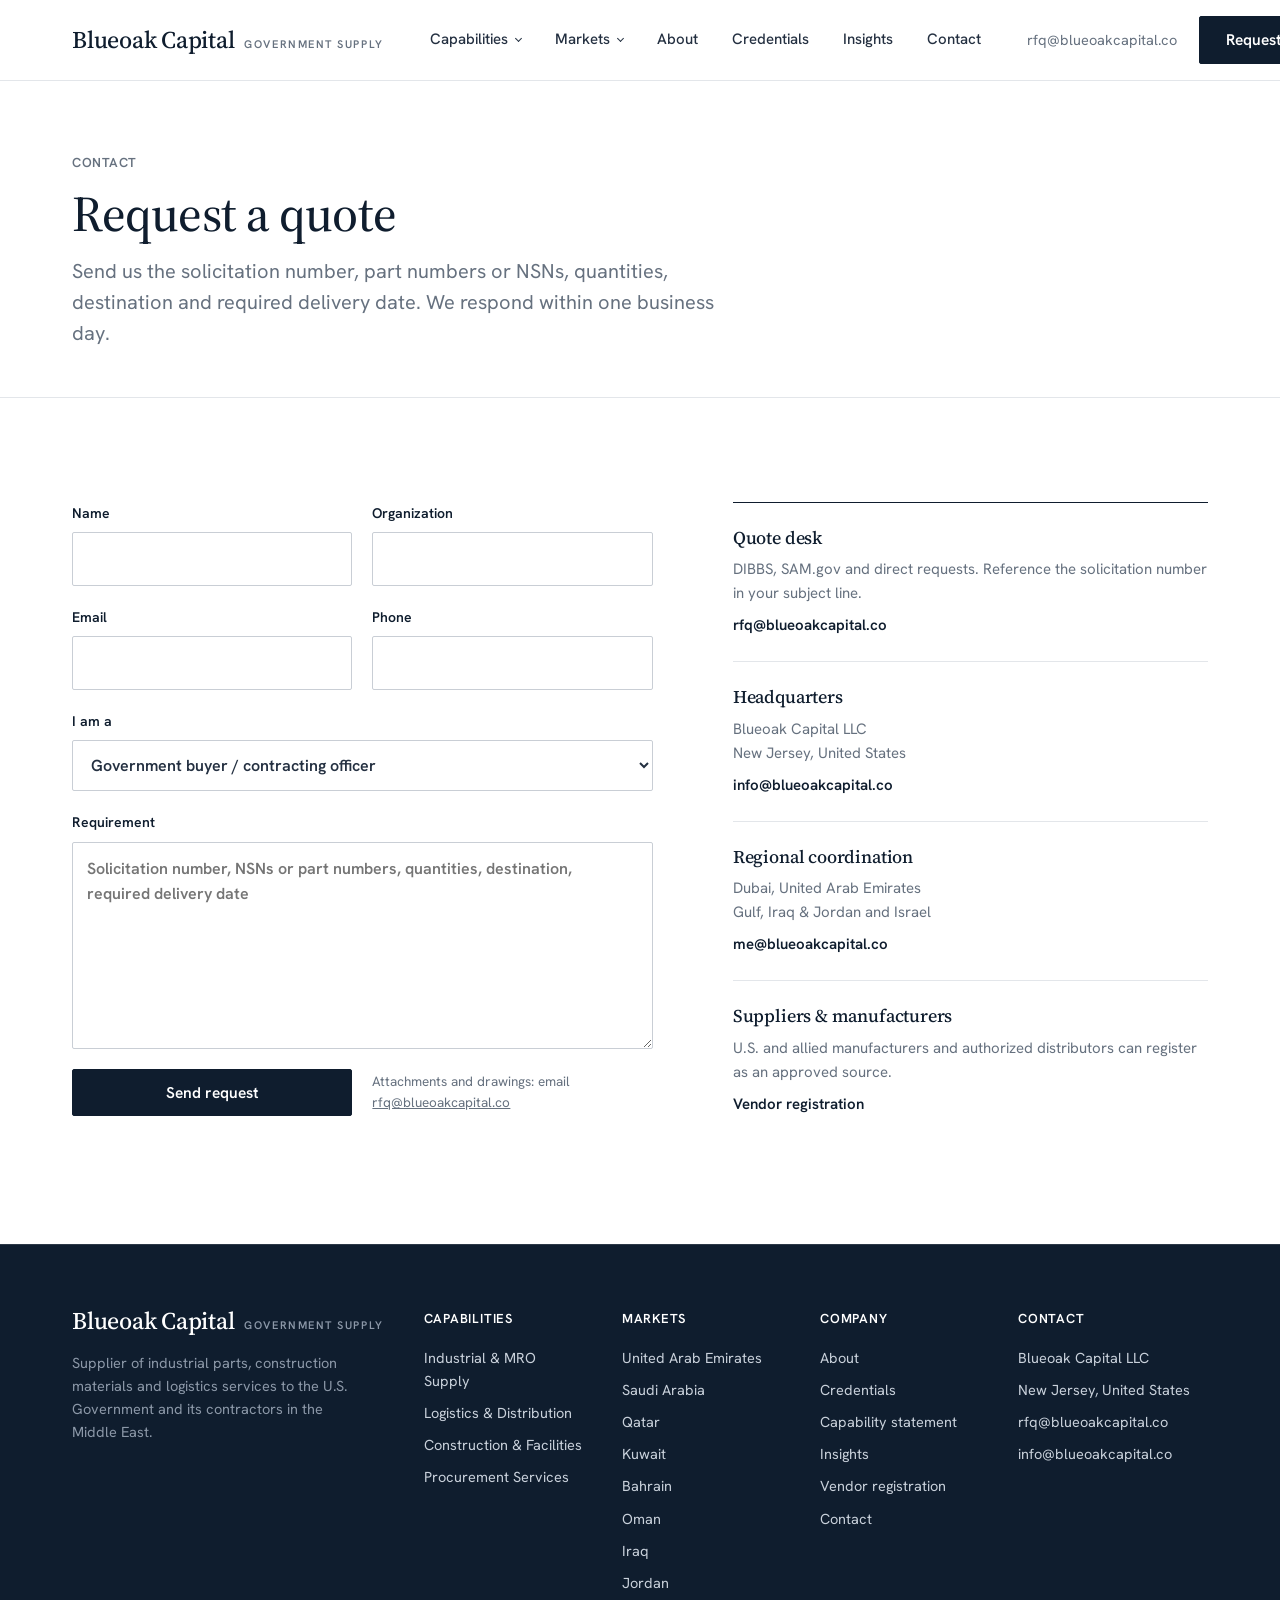
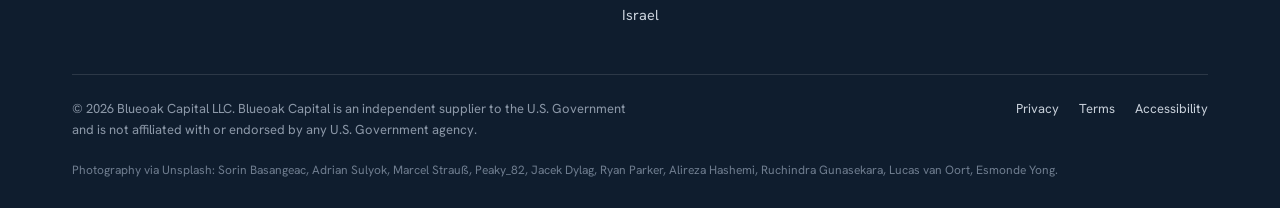
<file: contact/index.html>
<!doctype html>
<html lang="en">
<head>
<meta charset="utf-8">
<meta name="viewport" content="width=device-width, initial-scale=1">
<title>Request a Quote | Blueoak Capital</title>
<meta name="description" content="Send solicitations, RFQs and questions to the Blueoak Capital quote desk. We respond within one business day.">
<meta name="robots" content="index,follow">
<link rel="canonical" href="https://blueoakcapital.co/contact/">
<meta property="og:type" content="website">
<meta property="og:site_name" content="Blueoak Capital">
<meta property="og:title" content="Request a Quote | Blueoak Capital">
<meta property="og:description" content="Send solicitations, RFQs and questions to the Blueoak Capital quote desk. We respond within one business day.">
<meta property="og:url" content="https://blueoakcapital.co/contact/">
<meta property="og:image" content="https://blueoakcapital.co/og-image.jpg">
<meta name="twitter:card" content="summary_large_image">
<meta name="theme-color" content="#0F1D2E">
<link rel="icon" href="data:image/svg+xml,%3Csvg xmlns='http://www.w3.org/2000/svg' viewBox='0 0 32 32'%3E%3Crect width='32' height='32' fill='%230F1D2E'/%3E%3Ctext x='16' y='23' text-anchor='middle' font-family='Georgia,serif' font-size='20' fill='%23fff'%3EB%3C/text%3E%3C/svg%3E">
<!-- Google tag (gtag.js): GA4 + Google Ads conversion tracking. Replace the IDs, then enable the script line. -->
<!-- Enable once GA4 / Google Ads IDs are set:
<script async src="https://www.googletagmanager.com/gtag/js?id=G-XXXXXXXXXX"></script>
-->
<script>
window.dataLayer = window.dataLayer || [];
function gtag(){dataLayer.push(arguments);}
gtag('js', new Date());
gtag('config', 'G-XXXXXXXXXX');
gtag('config', 'AW-XXXXXXXXXX');
</script>

<link rel="preconnect" href="https://fonts.googleapis.com">
<link rel="preconnect" href="https://fonts.gstatic.com" crossorigin>
<link rel="stylesheet" href="https://fonts.googleapis.com/css2?family=Source+Serif+4:opsz,wght@8..60,400;8..60,500&family=Hanken+Grotesk:wght@400;500;600&display=swap">
<link rel="stylesheet" href="/assets/site.css">
</head>
<body>
<header class="header">
<div class="wrap">
<a class="logo" href="/" aria-label="Blueoak Capital home">Blueoak Capital<small>Government Supply</small></a>
<button class="burger" aria-expanded="false" aria-controls="navwrap">Menu</button>
<div class="navwrap" id="navwrap">
<ul class="nav">
<li class="dd"><a href="/services/">Capabilities</a>
<ul class="sub">
<li><a href="/services/industrial-mro-supply/">Industrial &amp; MRO Supply</a></li>
<li><a href="/services/logistics-distribution/">Logistics &amp; Distribution</a></li>
<li><a href="/services/construction-facilities/">Construction &amp; Facilities Supply</a></li>
<li><a href="/services/procurement-services/">Procurement Services</a></li>
</ul>
</li>
<li class="dd"><a href="/markets/">Markets</a>
<ul class="sub cols">
<li class="grp">Gulf States</li>
<li><a href="/markets/united-arab-emirates/">United Arab Emirates</a></li>
<li><a href="/markets/saudi-arabia/">Saudi Arabia</a></li>
<li><a href="/markets/qatar/">Qatar</a></li>
<li><a href="/markets/kuwait/">Kuwait</a></li>
<li><a href="/markets/bahrain/">Bahrain</a></li>
<li><a href="/markets/oman/">Oman</a></li>
<li class="grp">Iraq &amp; Levant</li>
<li><a href="/markets/iraq/">Iraq</a></li>
<li><a href="/markets/jordan/">Jordan</a></li>
<li><a href="/markets/israel/">Israel</a></li>
<li class="grp">Home</li>
<li><a href="/markets/united-states/">United States</a></li>
</ul>
</li>
<li><a href="/about/">About</a></li>
<li><a href="/credentials/">Credentials</a></li>
<li><a href="/insights/">Insights</a></li>
<li><a href="/contact/">Contact</a></li>
</ul>
</div>
<div class="hdr-right">
<a class="mail" href="mailto:rfq@blueoakcapital.co" data-track="email">rfq@blueoakcapital.co</a>
<a class="btn" href="/contact/#rfq" data-track="cta-header">Request a quote</a>
</div>
</div>
</header>
<section class="page-head"><div class="wrap">
<span class="label">Contact</span>
<h1>Request a quote</h1>
<p class="lead">Send us the solicitation number, part numbers or NSNs, quantities, destination and required delivery date. We respond within one business day.</p>
</div></section>
<section class="section" id="rfq">
<div class="wrap contact-grid">
<form class="rfq" name="rfq" method="POST" data-netlify="true" netlify-honeypot="company-website" action="/contact/thanks/">
<input type="hidden" name="form-name" value="rfq">
<p hidden><label>Leave this empty: <input name="company-website"></label></p>
<div class="row2">
<label>Name<input name="name" required autocomplete="name"></label>
<label>Organization<input name="organization" required autocomplete="organization"></label>
</div>
<div class="row2">
<label>Email<input name="email" type="email" required autocomplete="email"></label>
<label>Phone<input name="phone" type="tel" autocomplete="tel"></label>
</div>
<label>I am a
<select name="type"><option>Government buyer / contracting officer</option><option>Prime contractor</option><option>Supplier or manufacturer</option><option>Other</option></select>
</label>
<label>Requirement<textarea name="message" rows="7" placeholder="Solicitation number, NSNs or part numbers, quantities, destination, required delivery date"></textarea></label>
<div class="row2" style="align-items:center">
<button class="btn" type="submit">Send request</button>
<span class="note">Attachments and drawings: email <a href="mailto:rfq@blueoakcapital.co">rfq@blueoakcapital.co</a></span>
</div>
</form>
<div class="side">
<div class="card"><h3>Quote desk</h3><p>DIBBS, SAM.gov and direct requests. Reference the solicitation number in your subject line.</p><p><a href="mailto:rfq@blueoakcapital.co">rfq@blueoakcapital.co</a></p></div>
<div class="card"><h3>Headquarters</h3><p>Blueoak Capital LLC<br>New Jersey, United States</p><p><a href="mailto:info@blueoakcapital.co">info@blueoakcapital.co</a></p></div>
<div class="card"><h3>Regional coordination</h3><p>Dubai, United Arab Emirates<br>Gulf, Iraq &amp; Jordan and Israel</p><p><a href="mailto:me@blueoakcapital.co">me@blueoakcapital.co</a></p></div>
<div class="card"><h3>Suppliers &amp; manufacturers</h3><p>U.S. and allied manufacturers and authorized distributors can register as an approved source.</p><p><a href="/vendors/">Vendor registration</a></p></div>
</div>
</div>
</section>
<footer class="footer">
<div class="wrap">
<div class="cols">
<div>
<a class="logo" href="/">Blueoak Capital<small>Government Supply</small></a>
<p class="about">Supplier of industrial parts, construction materials and logistics services to the U.S. Government and its contractors in the Middle East.</p>
</div>
<div><h4>Capabilities</h4><ul><li><a href="/services/industrial-mro-supply/">Industrial &amp; MRO Supply</a></li><li><a href="/services/logistics-distribution/">Logistics &amp; Distribution</a></li><li><a href="/services/construction-facilities/">Construction &amp; Facilities</a></li><li><a href="/services/procurement-services/">Procurement Services</a></li></ul></div>
<div><h4>Markets</h4><ul><li><a href="/markets/united-arab-emirates/">United Arab Emirates</a></li><li><a href="/markets/saudi-arabia/">Saudi Arabia</a></li><li><a href="/markets/qatar/">Qatar</a></li><li><a href="/markets/kuwait/">Kuwait</a></li><li><a href="/markets/bahrain/">Bahrain</a></li><li><a href="/markets/oman/">Oman</a></li><li><a href="/markets/iraq/">Iraq</a></li><li><a href="/markets/jordan/">Jordan</a></li><li><a href="/markets/israel/">Israel</a></li></ul></div>
<div><h4>Company</h4><ul><li><a href="/about/">About</a></li><li><a href="/credentials/">Credentials</a></li><li><a href="/credentials/capability-statement.pdf">Capability statement</a></li><li><a href="/insights/">Insights</a></li><li><a href="/vendors/">Vendor registration</a></li><li><a href="/contact/">Contact</a></li></ul></div>
<div><h4>Contact</h4><ul><li>Blueoak Capital LLC</li><li>New Jersey, United States</li><li><a href="mailto:rfq@blueoakcapital.co">rfq@blueoakcapital.co</a></li><li><a href="mailto:info@blueoakcapital.co">info@blueoakcapital.co</a></li></ul></div>
</div>
<div class="legal">
<p>&copy; 2026 Blueoak Capital LLC. Blueoak Capital is an independent supplier to the U.S. Government and is not affiliated with or endorsed by any U.S. Government agency.</p>
<ul><li><a href="/privacy/">Privacy</a></li><li><a href="/terms/">Terms</a></li><li><a href="/accessibility/">Accessibility</a></li></ul>
</div>
<p class="credit">Photography via Unsplash: Sorin Basangeac, Adrian Sulyok, Marcel Strau&szlig;, Peaky_82, Jacek Dylag, Ryan Parker, Alireza Hashemi, Ruchindra Gunasekara, Lucas van Oort, Esmonde Yong.</p>
</div>
</footer>
<script>
(function(){
var header=document.querySelector('.header'), burger=document.querySelector('.burger');
if(burger){burger.addEventListener('click',function(){var o=header.classList.toggle('open');burger.setAttribute('aria-expanded',String(o));});}
document.querySelectorAll('img').forEach(function(img){
img.addEventListener('error',function(){ if(img.dataset.alt){ img.src=img.dataset.alt; img.dataset.alt=''; } else { img.style.visibility='hidden'; } });
});
var caps=document.querySelectorAll('.cap'), media=document.querySelectorAll('.caps-media img'), cap=document.querySelector('.cap-caption');
function show(i){ caps.forEach(function(c,j){c.classList.toggle('active',i===j);}); media.forEach(function(m,j){m.classList.toggle('show',i===j);}); if(cap&&media[i]) cap.textContent=media[i].getAttribute('alt'); }
caps.forEach(function(c,i){ c.addEventListener('mouseenter',function(){show(i);}); c.addEventListener('focus',function(){show(i);}); });
if(caps.length) show(0);
function track(name,params){ if(typeof gtag==='function'){ gtag('event',name,params||{}); } }
document.addEventListener('click',function(e){
var el=e.target.closest('[data-track]'); if(!el) return;
var kind=el.getAttribute('data-track');
if(kind==='email') track('contact_click',{method:'email'});
else if(kind==='capstat') track('file_download',{file_name:'capability-statement.pdf'});
else track('cta_click',{location:kind});
});
})();
</script>
</body>
</html>
</file>
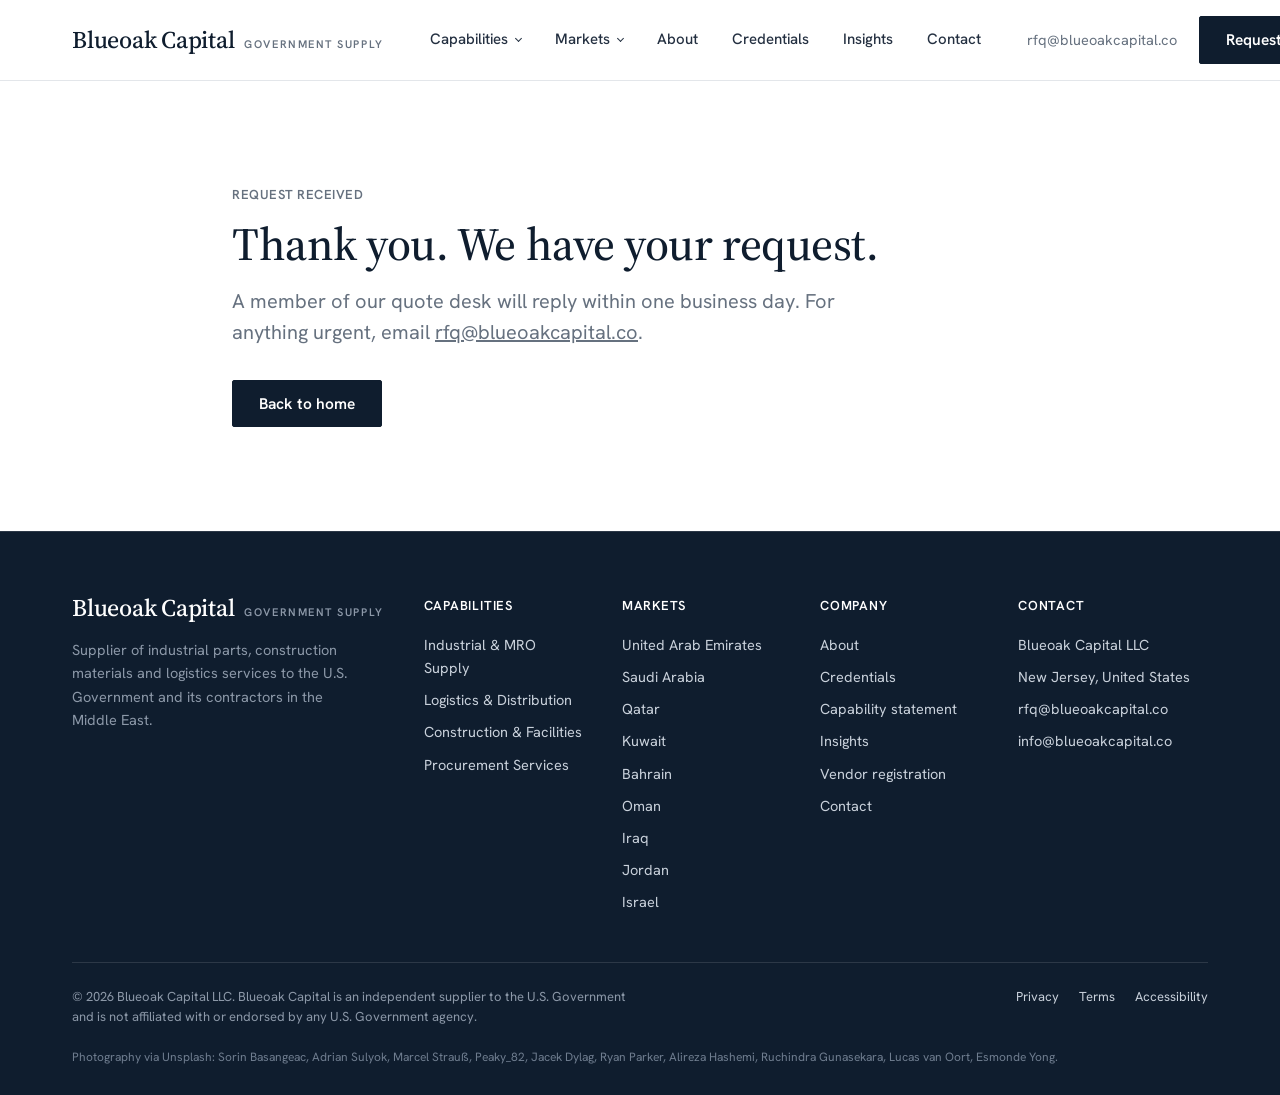
<file: contact/thanks/index.html>
<!doctype html>
<html lang="en">
<head>
<meta charset="utf-8">
<meta name="viewport" content="width=device-width, initial-scale=1">
<title>Request received | Blueoak Capital</title>
<meta name="description" content="Your request has been received.">
<meta name="robots" content="noindex">
<link rel="canonical" href="https://blueoakcapital.co/contact/thanks/">
<meta property="og:type" content="website">
<meta property="og:site_name" content="Blueoak Capital">
<meta property="og:title" content="Request received | Blueoak Capital">
<meta property="og:description" content="Your request has been received.">
<meta property="og:url" content="https://blueoakcapital.co/contact/thanks/">
<meta property="og:image" content="https://blueoakcapital.co/og-image.jpg">
<meta name="twitter:card" content="summary_large_image">
<meta name="theme-color" content="#0F1D2E">
<link rel="icon" href="data:image/svg+xml,%3Csvg xmlns='http://www.w3.org/2000/svg' viewBox='0 0 32 32'%3E%3Crect width='32' height='32' fill='%230F1D2E'/%3E%3Ctext x='16' y='23' text-anchor='middle' font-family='Georgia,serif' font-size='20' fill='%23fff'%3EB%3C/text%3E%3C/svg%3E">
<!-- Google tag (gtag.js): GA4 + Google Ads conversion tracking. Replace the IDs, then enable the script line. -->
<!-- Enable once GA4 / Google Ads IDs are set:
<script async src="https://www.googletagmanager.com/gtag/js?id=G-XXXXXXXXXX"></script>
-->
<script>
window.dataLayer = window.dataLayer || [];
function gtag(){dataLayer.push(arguments);}
gtag('js', new Date());
gtag('config', 'G-XXXXXXXXXX');
gtag('config', 'AW-XXXXXXXXXX');
</script>

<link rel="preconnect" href="https://fonts.googleapis.com">
<link rel="preconnect" href="https://fonts.gstatic.com" crossorigin>
<link rel="stylesheet" href="https://fonts.googleapis.com/css2?family=Source+Serif+4:opsz,wght@8..60,400;8..60,500&family=Hanken+Grotesk:wght@400;500;600&display=swap">
<link rel="stylesheet" href="/assets/site.css">
</head>
<body>
<header class="header">
<div class="wrap">
<a class="logo" href="/" aria-label="Blueoak Capital home">Blueoak Capital<small>Government Supply</small></a>
<button class="burger" aria-expanded="false" aria-controls="navwrap">Menu</button>
<div class="navwrap" id="navwrap">
<ul class="nav">
<li class="dd"><a href="/services/">Capabilities</a>
<ul class="sub">
<li><a href="/services/industrial-mro-supply/">Industrial &amp; MRO Supply</a></li>
<li><a href="/services/logistics-distribution/">Logistics &amp; Distribution</a></li>
<li><a href="/services/construction-facilities/">Construction &amp; Facilities Supply</a></li>
<li><a href="/services/procurement-services/">Procurement Services</a></li>
</ul>
</li>
<li class="dd"><a href="/markets/">Markets</a>
<ul class="sub cols">
<li class="grp">Gulf States</li>
<li><a href="/markets/united-arab-emirates/">United Arab Emirates</a></li>
<li><a href="/markets/saudi-arabia/">Saudi Arabia</a></li>
<li><a href="/markets/qatar/">Qatar</a></li>
<li><a href="/markets/kuwait/">Kuwait</a></li>
<li><a href="/markets/bahrain/">Bahrain</a></li>
<li><a href="/markets/oman/">Oman</a></li>
<li class="grp">Iraq &amp; Levant</li>
<li><a href="/markets/iraq/">Iraq</a></li>
<li><a href="/markets/jordan/">Jordan</a></li>
<li><a href="/markets/israel/">Israel</a></li>
<li class="grp">Home</li>
<li><a href="/markets/united-states/">United States</a></li>
</ul>
</li>
<li><a href="/about/">About</a></li>
<li><a href="/credentials/">Credentials</a></li>
<li><a href="/insights/">Insights</a></li>
<li><a href="/contact/">Contact</a></li>
</ul>
</div>
<div class="hdr-right">
<a class="mail" href="mailto:rfq@blueoakcapital.co" data-track="email">rfq@blueoakcapital.co</a>
<a class="btn" href="/contact/#rfq" data-track="cta-header">Request a quote</a>
</div>
</div>
</header>
<section class="section"><div class="wrap narrow">
<span class="label">Request received</span>
<h1 style="font-size:clamp(32px,4vw,46px)">Thank you. We have your request.</h1>
<p class="lead" style="margin:18px 0 32px">A member of our quote desk will reply within one business day. For anything urgent, email <a href="mailto:rfq@blueoakcapital.co">rfq@blueoakcapital.co</a>.</p>
<a class="btn" href="/">Back to home</a>
</div></section>
<script>if(typeof gtag==='function'){gtag('event','generate_lead',{form:'rfq'});}</script>
<footer class="footer">
<div class="wrap">
<div class="cols">
<div>
<a class="logo" href="/">Blueoak Capital<small>Government Supply</small></a>
<p class="about">Supplier of industrial parts, construction materials and logistics services to the U.S. Government and its contractors in the Middle East.</p>
</div>
<div><h4>Capabilities</h4><ul><li><a href="/services/industrial-mro-supply/">Industrial &amp; MRO Supply</a></li><li><a href="/services/logistics-distribution/">Logistics &amp; Distribution</a></li><li><a href="/services/construction-facilities/">Construction &amp; Facilities</a></li><li><a href="/services/procurement-services/">Procurement Services</a></li></ul></div>
<div><h4>Markets</h4><ul><li><a href="/markets/united-arab-emirates/">United Arab Emirates</a></li><li><a href="/markets/saudi-arabia/">Saudi Arabia</a></li><li><a href="/markets/qatar/">Qatar</a></li><li><a href="/markets/kuwait/">Kuwait</a></li><li><a href="/markets/bahrain/">Bahrain</a></li><li><a href="/markets/oman/">Oman</a></li><li><a href="/markets/iraq/">Iraq</a></li><li><a href="/markets/jordan/">Jordan</a></li><li><a href="/markets/israel/">Israel</a></li></ul></div>
<div><h4>Company</h4><ul><li><a href="/about/">About</a></li><li><a href="/credentials/">Credentials</a></li><li><a href="/credentials/capability-statement.pdf">Capability statement</a></li><li><a href="/insights/">Insights</a></li><li><a href="/vendors/">Vendor registration</a></li><li><a href="/contact/">Contact</a></li></ul></div>
<div><h4>Contact</h4><ul><li>Blueoak Capital LLC</li><li>New Jersey, United States</li><li><a href="mailto:rfq@blueoakcapital.co">rfq@blueoakcapital.co</a></li><li><a href="mailto:info@blueoakcapital.co">info@blueoakcapital.co</a></li></ul></div>
</div>
<div class="legal">
<p>&copy; 2026 Blueoak Capital LLC. Blueoak Capital is an independent supplier to the U.S. Government and is not affiliated with or endorsed by any U.S. Government agency.</p>
<ul><li><a href="/privacy/">Privacy</a></li><li><a href="/terms/">Terms</a></li><li><a href="/accessibility/">Accessibility</a></li></ul>
</div>
<p class="credit">Photography via Unsplash: Sorin Basangeac, Adrian Sulyok, Marcel Strau&szlig;, Peaky_82, Jacek Dylag, Ryan Parker, Alireza Hashemi, Ruchindra Gunasekara, Lucas van Oort, Esmonde Yong.</p>
</div>
</footer>
<script>
(function(){
var header=document.querySelector('.header'), burger=document.querySelector('.burger');
if(burger){burger.addEventListener('click',function(){var o=header.classList.toggle('open');burger.setAttribute('aria-expanded',String(o));});}
document.querySelectorAll('img').forEach(function(img){
img.addEventListener('error',function(){ if(img.dataset.alt){ img.src=img.dataset.alt; img.dataset.alt=''; } else { img.style.visibility='hidden'; } });
});
var caps=document.querySelectorAll('.cap'), media=document.querySelectorAll('.caps-media img'), cap=document.querySelector('.cap-caption');
function show(i){ caps.forEach(function(c,j){c.classList.toggle('active',i===j);}); media.forEach(function(m,j){m.classList.toggle('show',i===j);}); if(cap&&media[i]) cap.textContent=media[i].getAttribute('alt'); }
caps.forEach(function(c,i){ c.addEventListener('mouseenter',function(){show(i);}); c.addEventListener('focus',function(){show(i);}); });
if(caps.length) show(0);
function track(name,params){ if(typeof gtag==='function'){ gtag('event',name,params||{}); } }
document.addEventListener('click',function(e){
var el=e.target.closest('[data-track]'); if(!el) return;
var kind=el.getAttribute('data-track');
if(kind==='email') track('contact_click',{method:'email'});
else if(kind==='capstat') track('file_download',{file_name:'capability-statement.pdf'});
else track('cta_click',{location:kind});
});
})();
</script>
</body>
</html>
</file>
<file: assets/site.css>
/* Blueoak Capital — site stylesheet (v4) */
*,*::before,*::after{box-sizing:border-box}
html{scroll-behavior:smooth;scroll-padding-top:84px}
@media (prefers-reduced-motion:reduce){html{scroll-behavior:auto}*{transition:none!important;animation:none!important}}
:root{--ink:#0F1D2E;--text:#243041;--muted:#66717F;--line:#E3E6EA;--line-strong:#C9CED5;--ground:#FFFFFF;--alt:#F6F7F8;--accent:#1E4B7A;--accent-ink:#FFFFFF;--dark:#0F1D2E;--dark-text:#C9D1DB;--dark-muted:#8C98A8;--dark-line:rgba(255,255,255,.12);--serif:'Source Serif 4',Georgia,'Times New Roman',serif;--sans:'Hanken Grotesk','Helvetica Neue',Helvetica,Arial,sans-serif}
body{margin:0;background:var(--ground);color:var(--text);font-family:var(--sans);font-size:17px;line-height:1.6;-webkit-font-smoothing:antialiased}
img{display:block;max-width:100%;color:transparent}
a{color:inherit}
button{font:inherit}
.wrap{max-width:1200px;margin:0 auto;padding:0 32px}
.wrap.narrow{max-width:880px}
h1,h2,h3{margin:0;font-family:var(--serif);font-weight:500;color:var(--ink);letter-spacing:-.01em;line-height:1.1}
h1{font-size:clamp(40px,5.2vw,66px);line-height:1.04}
h2{font-size:clamp(30px,3.4vw,44px)}
h3{font-size:22px;line-height:1.25}
h4{margin:0;font-family:var(--sans);font-weight:600;font-size:16px;color:var(--ink)}
p{margin:0}
.lead{font-size:20px;line-height:1.55;color:var(--muted);max-width:60ch}
.label{display:block;font-size:13px;font-weight:600;letter-spacing:.04em;text-transform:uppercase;color:var(--muted);margin-bottom:14px}
.btn{display:inline-flex;align-items:center;justify-content:center;gap:10px;padding:15px 26px;border-radius:2px;font-weight:600;font-size:15.5px;line-height:1;text-decoration:none;border:1px solid var(--ink);background:var(--ink);color:#fff;white-space:nowrap;transition:background .15s,border-color .15s,color .15s}
.btn:hover{background:var(--accent);border-color:var(--accent)}
.btn.quiet{background:transparent;color:var(--ink)}
.btn.quiet:hover{background:var(--ink);color:#fff}
.btn.white{background:#fff;border-color:#fff;color:var(--ink)}
.btn.white:hover{background:#E9EDF2;border-color:#E9EDF2}
.link{display:inline-flex;align-items:center;gap:8px;font-weight:600;font-size:15.5px;text-decoration:none;color:var(--ink)}
.link::after{content:"→";transition:transform .15s}
.link:hover::after{transform:translateX(3px)}
.link.light{color:#fff}
:focus-visible{outline:2px solid var(--accent);outline-offset:3px}
.section{padding:104px 0}
.section.alt{background:var(--alt)}
.head{display:grid;grid-template-columns:1fr auto;gap:32px;align-items:end;margin-bottom:56px}
.head p.lead{margin-top:14px}

/* Header */
.header{position:sticky;top:0;z-index:50;background:rgba(255,255,255,.96);backdrop-filter:blur(8px);border-bottom:1px solid var(--line)}
.header .wrap{display:flex;align-items:center;justify-content:space-between;height:80px;gap:32px}
.logo{display:flex;align-items:baseline;gap:10px;text-decoration:none;color:var(--ink);font-family:var(--serif);font-size:24px;font-weight:500;letter-spacing:-.01em;line-height:1;white-space:nowrap}
.logo small{font-family:var(--sans);font-size:11px;font-weight:600;letter-spacing:.14em;text-transform:uppercase;color:var(--muted)}
.nav{display:flex;align-items:center;gap:6px;list-style:none;margin:0;padding:0}
.nav>li{position:relative}
.nav>li>a{display:block;padding:10px 14px;font-size:15px;font-weight:500;text-decoration:none;color:var(--text);border-bottom:2px solid transparent;white-space:nowrap}
.nav>li>a:hover{color:var(--ink);border-bottom-color:var(--ink)}
.nav .dd>a::after{content:"";display:inline-block;width:5px;height:5px;border-right:1.5px solid currentColor;border-bottom:1.5px solid currentColor;transform:rotate(45deg);margin-left:8px;position:relative;top:-3px}
.sub{position:absolute;top:100%;left:0;min-width:280px;background:#fff;border:1px solid var(--line);box-shadow:0 18px 40px rgba(15,29,46,.10);padding:10px 0;margin:0;list-style:none;display:none;z-index:60}
.dd:hover .sub,.dd:focus-within .sub{display:block}
.sub li a{display:block;padding:10px 20px;font-size:15px;text-decoration:none;color:var(--text)}
.sub li a:hover{background:var(--alt);color:var(--ink)}
.sub .grp{padding:12px 20px 4px;font-size:12px;font-weight:600;letter-spacing:.06em;text-transform:uppercase;color:var(--muted)}
.sub.cols{min-width:540px;columns:2;column-gap:0;padding:12px 0}
.sub.cols li{break-inside:avoid}
.hdr-right{display:flex;align-items:center;gap:22px}
.hdr-right .mail{font-size:14.5px;text-decoration:none;color:var(--muted)}
.hdr-right .mail:hover{color:var(--ink)}
.burger{display:none;background:none;border:1px solid var(--line-strong);border-radius:2px;padding:9px 12px;font-weight:600;cursor:pointer;color:var(--ink)}

/* Hero */
.hero{position:relative;min-height:640px;height:76vh;max-height:780px;display:flex;align-items:flex-end;background:var(--dark);color:#fff;overflow:hidden}
.hero img{position:absolute;inset:0;width:100%;height:100%;object-fit:cover;object-position:center 40%}
.hero::after{content:"";position:absolute;inset:0;background:linear-gradient(90deg,rgba(15,29,46,.55) 0%,rgba(15,29,46,.2) 55%,rgba(15,29,46,0) 100%),linear-gradient(180deg,rgba(15,29,46,.1) 0%,rgba(15,29,46,.3) 45%,rgba(15,29,46,.9) 100%)}
.hero .wrap{position:relative;z-index:1;width:100%;padding-bottom:72px}
.hero h1{color:#fff;max-width:17ch;margin-bottom:22px}
.hero p{font-size:19px;line-height:1.55;max-width:58ch;color:#DCE3EB}
.hero .actions{display:flex;align-items:center;gap:28px;flex-wrap:wrap;margin-top:36px}
.hero-sub{border-bottom:1px solid var(--line)}
.hero-sub .wrap{display:flex;align-items:center;justify-content:space-between;gap:32px;min-height:64px;font-size:14.5px;color:var(--muted)}
.hero-sub .marks{display:flex;gap:28px;flex-wrap:wrap}
.hero-sub .marks span{display:inline-flex;align-items:center;gap:8px;color:var(--text);font-weight:500}
.hero-sub .marks span::before{content:"";width:6px;height:6px;border-radius:50%;background:var(--accent)}

/* Statement + facts */
.statement{display:grid;grid-template-columns:1.3fr 1fr;gap:80px;align-items:start}
.statement h2{font-size:clamp(28px,3vw,40px);line-height:1.2;font-weight:400}
.facts{display:grid;grid-template-columns:1fr;gap:0}
.fact{display:grid;grid-template-columns:120px 1fr;gap:20px;align-items:baseline;padding:18px 0;border-top:1px solid var(--line)}
.fact:last-child{border-bottom:1px solid var(--line)}
.fact b{font-family:var(--serif);font-weight:500;font-size:40px;color:var(--ink);line-height:1;font-variant-numeric:tabular-nums}
.fact span{color:var(--muted);font-size:15.5px}

/* Who we serve */
.serve{display:grid;grid-template-columns:repeat(4,1fr);gap:40px}
.serve div{padding-top:22px;border-top:1px solid var(--ink)}
.serve h3{font-size:20px;margin-bottom:10px}
.serve p{color:var(--muted);font-size:15.5px}

/* Capabilities */
.caps{display:grid;grid-template-columns:1.1fr .9fr;gap:72px;align-items:start}
.caps-list{list-style:none;margin:0;padding:0;border-top:1px solid var(--ink)}
.cap{display:grid;grid-template-columns:56px 1fr 28px;gap:20px;align-items:start;padding:28px 0;border-bottom:1px solid var(--line);text-decoration:none;color:inherit;position:relative}
.cap .n{font-family:var(--serif);font-size:15px;color:var(--muted);padding-top:6px;font-variant-numeric:tabular-nums}
.cap h3{font-size:24px;margin-bottom:8px;transition:color .15s}
.cap p{color:var(--muted);font-size:15.5px;max-width:52ch}
.cap .arrow{font-size:20px;color:var(--muted);padding-top:4px;transition:transform .15s,color .15s}
.cap:hover h3,.cap.active h3{color:var(--accent)}
.cap:hover .arrow,.cap.active .arrow{transform:translateX(4px);color:var(--accent)}
.cap .thumb{display:none}
.caps-media{position:sticky;top:112px;aspect-ratio:4/5;background:var(--alt);overflow:hidden}
.caps-media img{position:absolute;inset:0;width:100%;height:100%;object-fit:cover;opacity:0;transition:opacity .4s ease}
.caps-media img.show{opacity:1}
.caps-media .cap-caption{position:absolute;left:0;right:0;bottom:0;padding:18px 22px;background:linear-gradient(180deg,rgba(15,29,46,0),rgba(15,29,46,.7));color:#fff;font-size:14px}

/* Markets */
.markets{position:relative;background:var(--dark);color:#fff;overflow:hidden}
.markets img{position:absolute;inset:0;width:100%;height:100%;object-fit:cover;object-position:center}
.markets::after{content:"";position:absolute;inset:0;background:linear-gradient(90deg,rgba(15,29,46,.94) 0%,rgba(15,29,46,.84) 60%,rgba(15,29,46,.6) 100%)}
.markets .wrap{position:relative;z-index:1;padding-top:104px;padding-bottom:104px}
.markets h2,.markets h3{color:#fff}
.markets .lead{color:var(--dark-text)}
.mk-grid{display:grid;grid-template-columns:repeat(4,1fr);gap:40px;margin-top:56px;padding-top:32px;border-top:1px solid var(--dark-line)}
.mk-grid h3{font-size:18px;font-family:var(--sans);font-weight:600;margin-bottom:14px}
.mk-grid ul{list-style:none;margin:0;padding:0;display:grid;gap:8px}
.mk-grid a{text-decoration:none;color:var(--dark-text);font-size:16px}
.mk-grid a:hover{color:#fff}
.mk-grid p{color:var(--dark-muted);font-size:14.5px;margin-top:10px;max-width:30ch}

/* Process */
.steps{display:grid;grid-template-columns:repeat(4,1fr);gap:40px}
.step{padding-top:22px;border-top:1px solid var(--ink);position:relative}
.step .n{font-family:var(--serif);font-size:15px;color:var(--muted);margin-bottom:14px;display:block}
.step h3{font-size:20px;margin-bottom:10px}
.step p{color:var(--muted);font-size:15.5px}

/* Credentials */
.creds{display:grid;grid-template-columns:1fr 1fr;gap:80px;align-items:start}
.creds table{width:100%;border-collapse:collapse;font-size:15.5px}
.creds td{padding:14px 0;border-bottom:1px solid var(--line);vertical-align:top}
.creds tr:first-child td{border-top:1px solid var(--ink)}
.creds td:first-child{color:var(--muted);width:44%;padding-right:20px}
.creds .ok{color:var(--ink);font-weight:600}
.marks-row{display:flex;flex-wrap:wrap;gap:10px;margin-top:28px}
.mark{display:inline-flex;align-items:center;gap:8px;padding:9px 14px;border:1px solid var(--line-strong);border-radius:2px;font-size:14px;font-weight:500;color:var(--ink)}
.mark::before{content:"";width:6px;height:6px;border-radius:50%;background:var(--accent)}
.naics{list-style:none;margin:0;padding:0;columns:2;column-gap:40px;font-size:15px}
.naics li{break-inside:avoid;display:grid;grid-template-columns:64px 1fr;gap:12px;padding:10px 0;border-bottom:1px solid var(--line)}
.naics b{font-weight:600;color:var(--ink);font-variant-numeric:tabular-nums}
.creds .actions{display:flex;gap:14px;flex-wrap:wrap;margin-top:32px;align-items:center}
.creds .cap{display:block;font-size:13.5px;color:var(--muted);margin-top:14px;padding:0;border:0}

/* Insights */
.posts{display:grid;grid-template-columns:repeat(3,1fr);gap:40px}
.post{text-decoration:none;color:inherit;display:flex;flex-direction:column;gap:14px}
.post .photo{aspect-ratio:3/2;background:var(--alt);overflow:hidden}
.post .photo img{width:100%;height:100%;object-fit:cover;transition:transform .5s}
.post:hover .photo img{transform:scale(1.03)}
.post .meta{font-size:13.5px;color:var(--muted)}
.post h3{font-size:21px;line-height:1.3;transition:color .15s}
.post:hover h3{color:var(--accent)}
.post p{color:var(--muted);font-size:15px}

/* CTA */
.cta{background:var(--dark);color:#fff}
.cta .wrap{display:grid;grid-template-columns:1.2fr .8fr;gap:48px;align-items:center;padding-top:88px;padding-bottom:88px}
.cta h2{color:#fff;font-size:clamp(30px,3.2vw,42px);margin-bottom:12px}
.cta p{color:var(--dark-text);font-size:17px;max-width:48ch}
.cta .r{display:flex;align-items:center;gap:26px;flex-wrap:wrap;justify-content:flex-end}
.cta .r a.mail{color:#fff;text-decoration:none;font-size:16px;border-bottom:1px solid rgba(255,255,255,.4);padding-bottom:2px}
.cta .r a.mail:hover{border-bottom-color:#fff}

/* Footer */
.footer{background:var(--dark);color:var(--dark-text);font-size:14.5px;border-top:1px solid var(--dark-line)}
.footer .cols{display:grid;grid-template-columns:1.6fr 1fr 1fr 1fr 1.2fr;gap:40px;padding:64px 0 48px}
.footer h4{color:#fff;font-size:13px;letter-spacing:.06em;text-transform:uppercase;margin-bottom:16px}
.footer ul{list-style:none;margin:0;padding:0;display:grid;gap:9px}
.footer a{text-decoration:none;color:var(--dark-text)}
.footer a:hover{color:#fff}
.footer .logo{color:#fff;margin-bottom:18px}
.footer .logo small{color:var(--dark-muted)}
.footer .about{max-width:36ch;color:var(--dark-muted)}
.footer .legal{border-top:1px solid var(--dark-line);padding:24px 0 32px;display:flex;justify-content:space-between;gap:24px;flex-wrap:wrap;font-size:13px;color:var(--dark-muted)}
.footer .legal p{max-width:80ch}
.footer .legal ul{grid-auto-flow:column;gap:20px}
.footer .credit{font-size:12px;color:#6F7D8F;padding-bottom:28px;margin-top:-12px}

/* Page (inner) */
.page-head{padding:72px 0 48px;border-bottom:1px solid var(--line)}
.page-head h1{font-size:clamp(34px,4vw,50px)}
.page-head .lead{margin-top:16px}

/* Contact */
.contact-grid{display:grid;grid-template-columns:1.1fr .9fr;gap:80px;align-items:start}
.rfq{display:grid;gap:20px}
.rfq .row2{display:grid;grid-template-columns:1fr 1fr;gap:20px}
.rfq label{display:grid;gap:8px;font-weight:600;font-size:14px;color:var(--ink)}
.rfq input,.rfq select,.rfq textarea{font:inherit;font-size:16px;padding:13px 14px;border:1px solid var(--line-strong);border-radius:2px;background:#fff;color:var(--text)}
.rfq input:focus,.rfq select:focus,.rfq textarea:focus{outline:none;border-color:var(--accent);box-shadow:0 0 0 3px rgba(30,75,122,.15)}
.rfq .note{font-size:13.5px;color:var(--muted)}
.side{display:grid;gap:0}
.side .card{padding:24px 0;border-top:1px solid var(--line)}
.side .card:first-child{border-top:1px solid var(--ink)}
.side h3{font-size:18px;margin-bottom:8px}
.side p{color:var(--muted);font-size:15px}
.side p+p{margin-top:8px}
.side a{color:var(--ink);font-weight:600;text-decoration:none}
.side a:hover{color:var(--accent)}

/* Responsive */
@media (max-width:1100px){
.serve,.steps{grid-template-columns:1fr 1fr}
.mk-grid{grid-template-columns:1fr 1fr}
.footer .cols{grid-template-columns:1fr 1fr 1fr}
.hdr-right .mail{display:none}
.caps{grid-template-columns:1fr;gap:40px}
.caps-media{display:none}
.cap{grid-template-columns:56px 1fr 120px}
.cap .thumb{display:block;width:120px;aspect-ratio:4/3;object-fit:cover}
.cap .arrow{display:none}
}
@media (max-width:960px){
.burger{display:inline-block}
.header .navwrap{display:none;position:absolute;left:0;right:0;top:80px;background:#fff;border-bottom:1px solid var(--line);padding:8px 32px 24px;max-height:calc(100vh - 80px);overflow:auto}
.header.open .navwrap{display:block}
.nav{flex-direction:column;align-items:stretch;gap:0}
.nav>li>a{padding:14px 0;border-bottom:1px solid var(--line);font-size:17px}
.nav .dd>a::after{display:none}
.sub{display:block;position:static;border:0;box-shadow:none;padding:4px 0 10px;columns:1;min-width:0}
.sub li a{padding:8px 0 8px 16px;color:var(--muted)}
.hdr-right{display:none}
.statement,.creds,.contact-grid,.cta .wrap{grid-template-columns:1fr;gap:40px}
.cta .r{justify-content:flex-start}
.head{grid-template-columns:1fr;gap:16px}
.posts{grid-template-columns:1fr;gap:32px}
.section{padding:72px 0}
.markets .wrap{padding-top:72px;padding-bottom:72px}
.hero{min-height:520px;height:70vh}
}
@media (max-width:640px){
.wrap{padding:0 20px}
.serve,.steps,.mk-grid{grid-template-columns:1fr;gap:28px}
.cap{grid-template-columns:40px 1fr;gap:14px}
.cap .thumb{display:none}
.rfq .row2{grid-template-columns:1fr}
.footer .cols{grid-template-columns:1fr 1fr;gap:32px}
.footer .cols>div:first-child{grid-column:1/-1}
.naics{columns:1}
.hero-sub .marks{gap:10px 20px;padding:14px 0}
.hero-sub .wrap>span:last-child{display:none}
.hero .wrap{padding-bottom:48px}
.fact{grid-template-columns:90px 1fr}
.fact b{font-size:32px}
}
</file>
